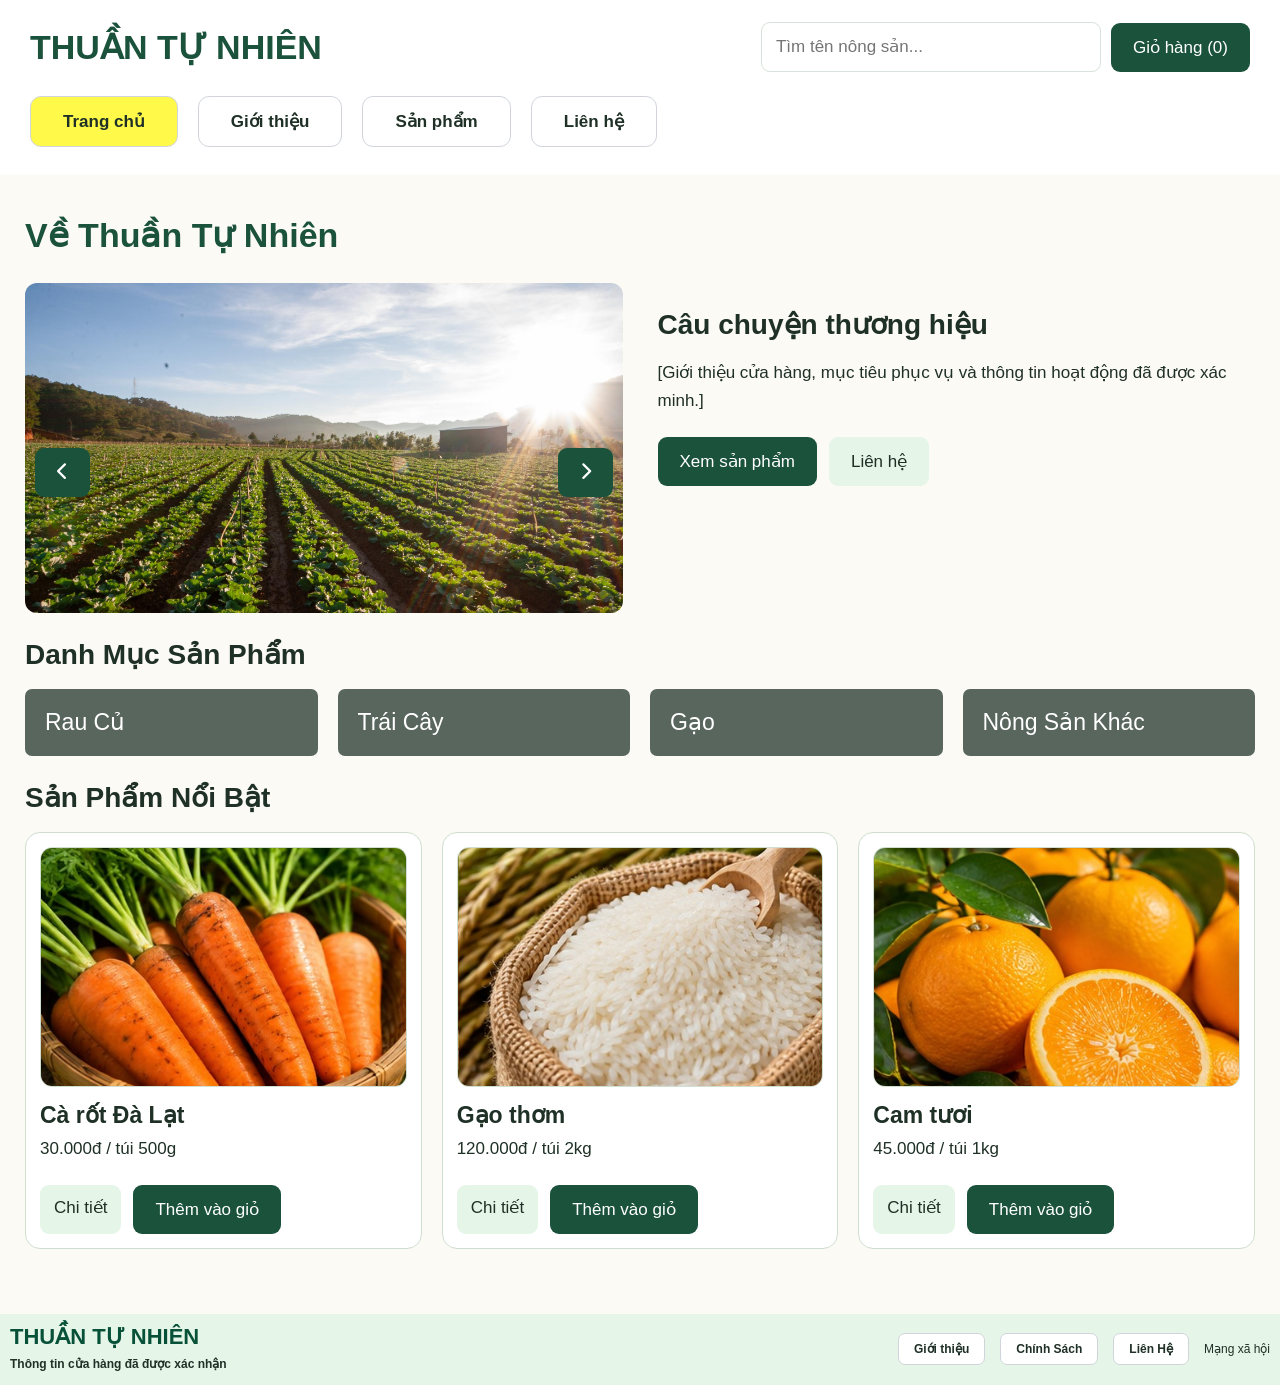
<file: index.html>
<!DOCTYPE html>
<html lang="vi">

<head>
    <meta charset="UTF-8">
    <meta name="viewport" content="width=device-width, initial-scale=1.0">
    <title>Trang chủ - Thuần Tự Nhiên</title>
    <link rel="stylesheet" href="style.css">
    <link rel="stylesheet" href="https://cdnjs.cloudflare.com/ajax/libs/font-awesome/6.7.2/css/all.min.css">
</head>

<body>
    <header>
        <div class="dau"><a class="logo" href="index.php">THUẦN TỰ NHIÊN</a>
            <form class="tim" action="san-phamphp"><input name="tim" placeholder="Tìm tên nông sản...">
               <a href="gio-hang.html" id="gio-hang" class="nut"> Giỏ hàng (<span id="so-luong-gio">0</span>)</a>
            </form>
        </div>
        <nav>
            <a href="index.php" class="chon">Trang chủ
            </a>
            <a href="gioi-thieu.html" class="">Giới thiệu</a>
            <a href="san-phamphp" class="">Sản phẩm
            </a>
            <a href="lien-he.html" class="">Liên hệ</a>
        </nav>
    </header>
    <main>
        <h1>Về Thuần Tự Nhiên</h1>


        <section class="hang">
            <div class="banner">
                <img src="images/anh1.png" class="banner-img active">
                <img src="images/anh2.png" class="banner-img">
                <img src="images/anh3.png" class="banner-img">

                <button class="arrow prev" onclick="chuyenAnh(-1)">
                    <i class="fa-solid fa-chevron-left"></i>
                </button>

                <button class="arrow next" onclick="chuyenAnh(1)">
                    <i class="fa-solid fa-chevron-right"></i>
                </button>
            </div>

            <div>
                <h2>Câu chuyện thương hiệu</h2>
                <p>[Giới thiệu cửa hàng, mục tiêu phục vụ và thông tin hoạt
                    động đã được xác minh.]</p>

                <div class="nhom-nut">
                    <a class="nut" href="san-phamphp">Xem sản phẩm</a>
                    <a class="nut nut-phu" href="lien-he.html">Liên hệ</a>
                </div>
            </div>
        </section>

        <section>
            <h2>Danh Mục Sản Phẩm</h2>
            <div class="danh-muc">
                <a href="san-phamphp#rau-cu">Rau Củ</a>
                <a href="san-phamphp#trai-cay">Trái Cây</a>
                <a href="san-phamphp#gao">Gạo</a>
                <a href="san-phamphp#khac">Nông Sản Khác</a>
            </div>
        </section>
        <section>
            <h2>Sản Phẩm Nổi Bật</h2>
            <div class="san-pham">
                <article class="the" data-id="ca-rot" data-gia="30000" data-don-vi="Túi 500g">
                    <a href="ca-rot.html">
                        <img class="anh" src="images/ca-rot.jpg" alt="ca rot">
                     </a>
                    <h3>Cà rốt Đà Lạt</h3>
                    <p>30.000đ / túi 500g</p>
                    <div class="nhom-nut">
                        <a class="nut nut-phu" href="ca-rot.html">Chi tiết</a>
                        <button class="them-gio" type="button">
                            Thêm vào giỏ
                        </button>
                    </div>
                </article>
                <article class="the" data-id="gao-thom" data-gia="120000" data-don-vi="Túi 2kg">
                    <a href="gao-thom.html">
                        <img class="anh" src="images/gao-thom.jpg" alt="gao thom">
                    </a>
                    <h3>Gạo thơm</h3>
                    <p>120.000đ / túi 2kg</p>
                    <div class="nhom-nut"><a class="nut nut-phu" href="gao-thom.html">Chi tiết</a>
                        <button class="them-gio" type="button"> Thêm vào giỏ </button>
                    </div>
                </article>
                <article class="the" data-id="cam-tuoi" data-gia="45000" data-don-vi="Túi 1kg">
                    <a href="cam-tuoi.html">
                        <img class="anh" src="images/cam-tuoi.jpg" alt="cam tuoi">
                    </a>
                    <h3>Cam tươi</h3>
                    <p>45.000đ / túi 1kg</p>
                    <div class="nhom-nut">
                        <a class="nut nut-phu" href="cam-tuoi.html">Chi tiết</a>
                        <button class="them-gio" type="button"> Thêm vào giỏ </button>
                    </div>
                </article>
            </div>
        </section>
    </main>

</body>
<footer>
    <div class="footer-thong-tin">
        <h2>THUẦN TỰ NHIÊN</h2>
        <p>Thông tin cửa hàng đã được xác nhận</p>
    </div>

    <div class="footer-menu">
        <a href="gioi-thieu.html">Giới thiệu</a>
        <a href="chinh-sach.html">Chính Sách</a>
        <a href="lien-he.html">Liên Hệ</a>
        <span>Mạng xã hội</span>
    </div>
</footer>
<script src="js/script.js"></script>

</html>
</file>
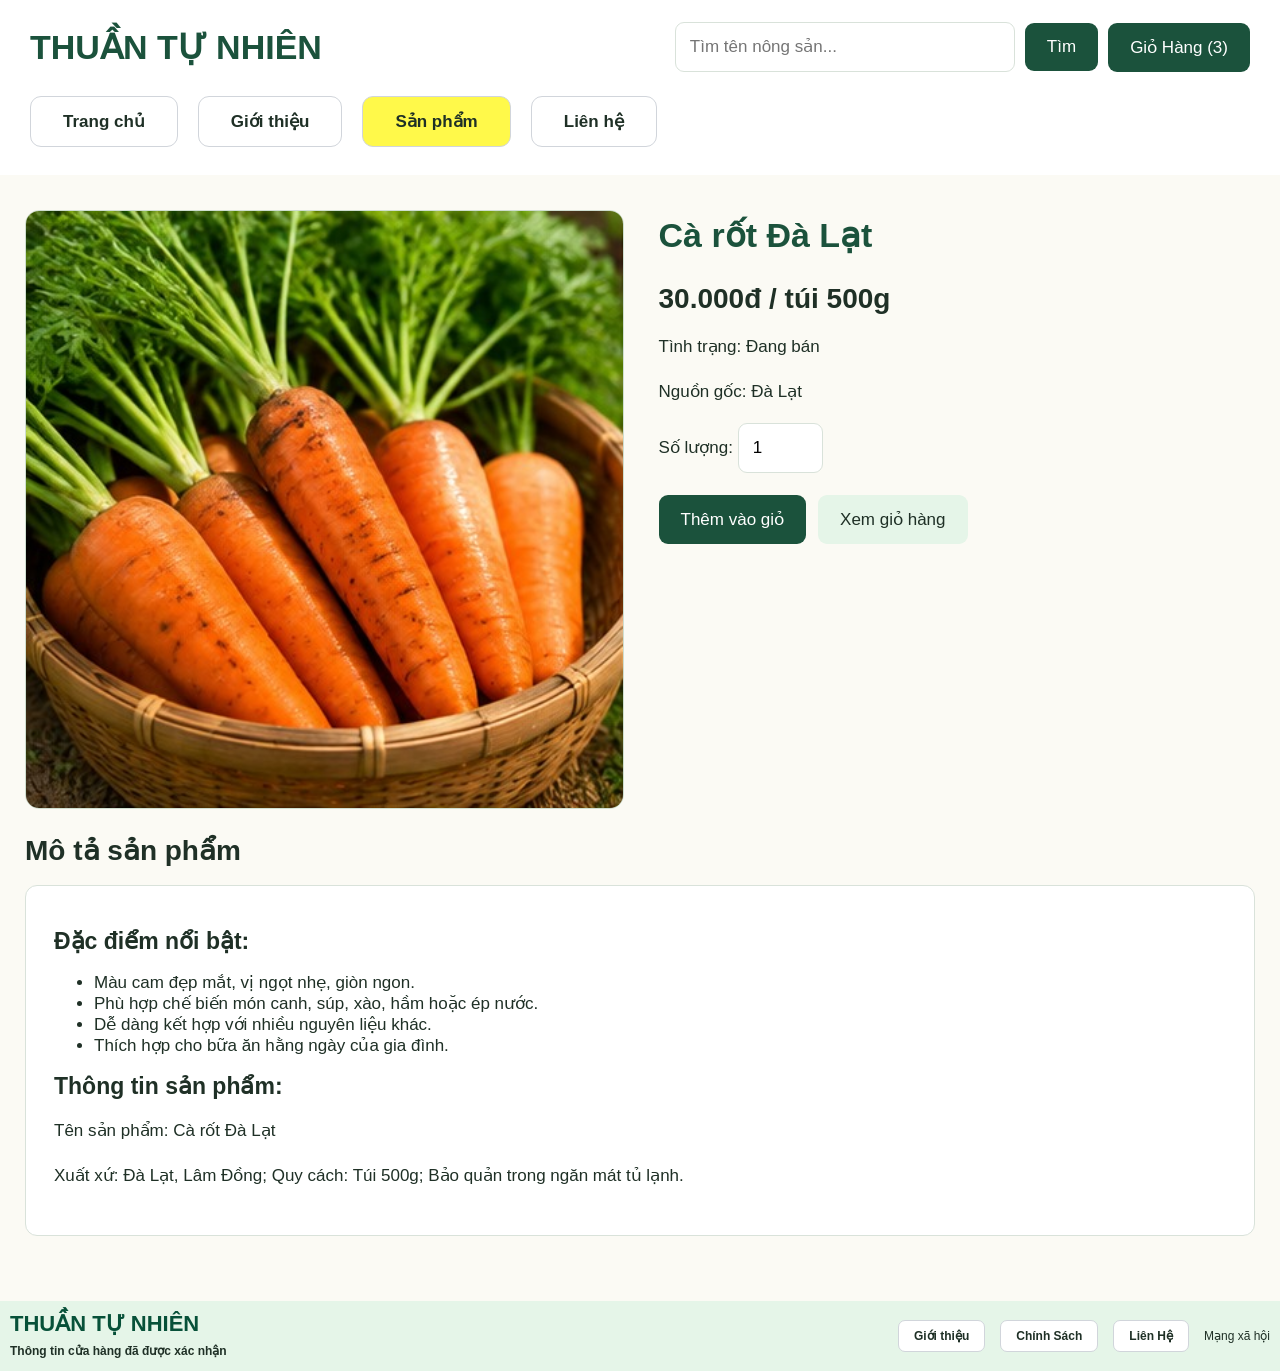
<file: ca-rot.html>
<!DOCTYPE html>
<html lang="vi">

<head>
    <meta charset="UTF-8">
    <meta name="viewport" content="width=device-width, initial-scale=1.0">
    <title>Cà rốt Đà Lạt - Thuần Tự Nhiên</title>
    <link rel="stylesheet" href="style.css">
</head>

<body>
    <header>
        <div class="dau">
            <a class="logo" href="index.php">THUẦN TỰ NHIÊN</a>
            <form class="tim" action="san-phamphp">
                <input name="tim" placeholder="Tìm tên nông sản...">
                <button type="submit">Tìm</button>
                <a class="nut" href="gio-hang.html">Giỏ Hàng (3)</a>
            </form>
        </div>
        <nav>
            <a href="index.php" class="">Trang chủ</a>
            <a href="gioi-thieu.html" class="">Giới thiệu</a>
            <a href="san-phamphp" class="chon">Sản phẩm</a>
            <a href="lien-he.html" class="">Liên hệ</a></nav>
    </header>
    <main>
        <div class="hang">
            <img class="anh anh-lon" src="images/ca-rot.jpg" alt="Hình ảnh ca rot">
            <div>
                <h1>Cà rốt Đà Lạt</h1>
                <h2>30.000đ / túi 500g</h2>
                <p>Tình trạng: Đang bán</p>
                <p>Nguồn gốc: Đà Lạt</p>
                <form action="gio-hang.html">
                    <label for="so-luong">Số lượng: </label>
                    <input id="so-luong" type="number" min="1" value="1" style="width:85px">
                    <div class="nhom-nut">
                        <button class="them-gio" type="button"> Thêm vào giỏ </button>
                        <a href="gio-hang.html" class="nut nut-phu">Xem giỏ hàng</a>
                        </div>
                </form>
            </div>
        </div>
        <h2>Mô tả sản phẩm</h2>
        <div class="khung">
            <h3>Đặc điểm nổi bật:</h3>
            <ul>
                <li>Màu cam đẹp mắt, vị ngọt nhẹ, giòn ngon.</li>
                <li>Phù hợp chế biến món canh, súp, xào, hầm hoặc ép nước.</li>
                <li>Dễ dàng kết hợp với nhiều nguyên liệu khác.</li>
                <li>Thích hợp cho bữa ăn hằng ngày của gia đình.</li>
            </ul>
            <h3>Thông tin sản phẩm:</h3>
            <p>Tên sản phẩm: Cà rốt Đà Lạt</p>
            <p>Xuất xứ: Đà Lạt, Lâm Đồng; Quy cách: Túi 500g; Bảo quản trong ngăn mát tủ lạnh.</p>
        </div>
    </main>

</body>
 
<footer>
    <div class="footer-thong-tin">
        <h2>THUẦN TỰ NHIÊN</h2>
        <p>Thông tin cửa hàng đã được xác nhận</p>
    </div>

    <div class="footer-menu">
        <a href="gioi-thieu.html">Giới thiệu</a>
        <a href="chinh-sach.html">Chính Sách</a>
        <a href="lien-he.html">Liên Hệ</a>
        <span>Mạng xã hội</span>
    </div>
</footer>

</html>
</file>
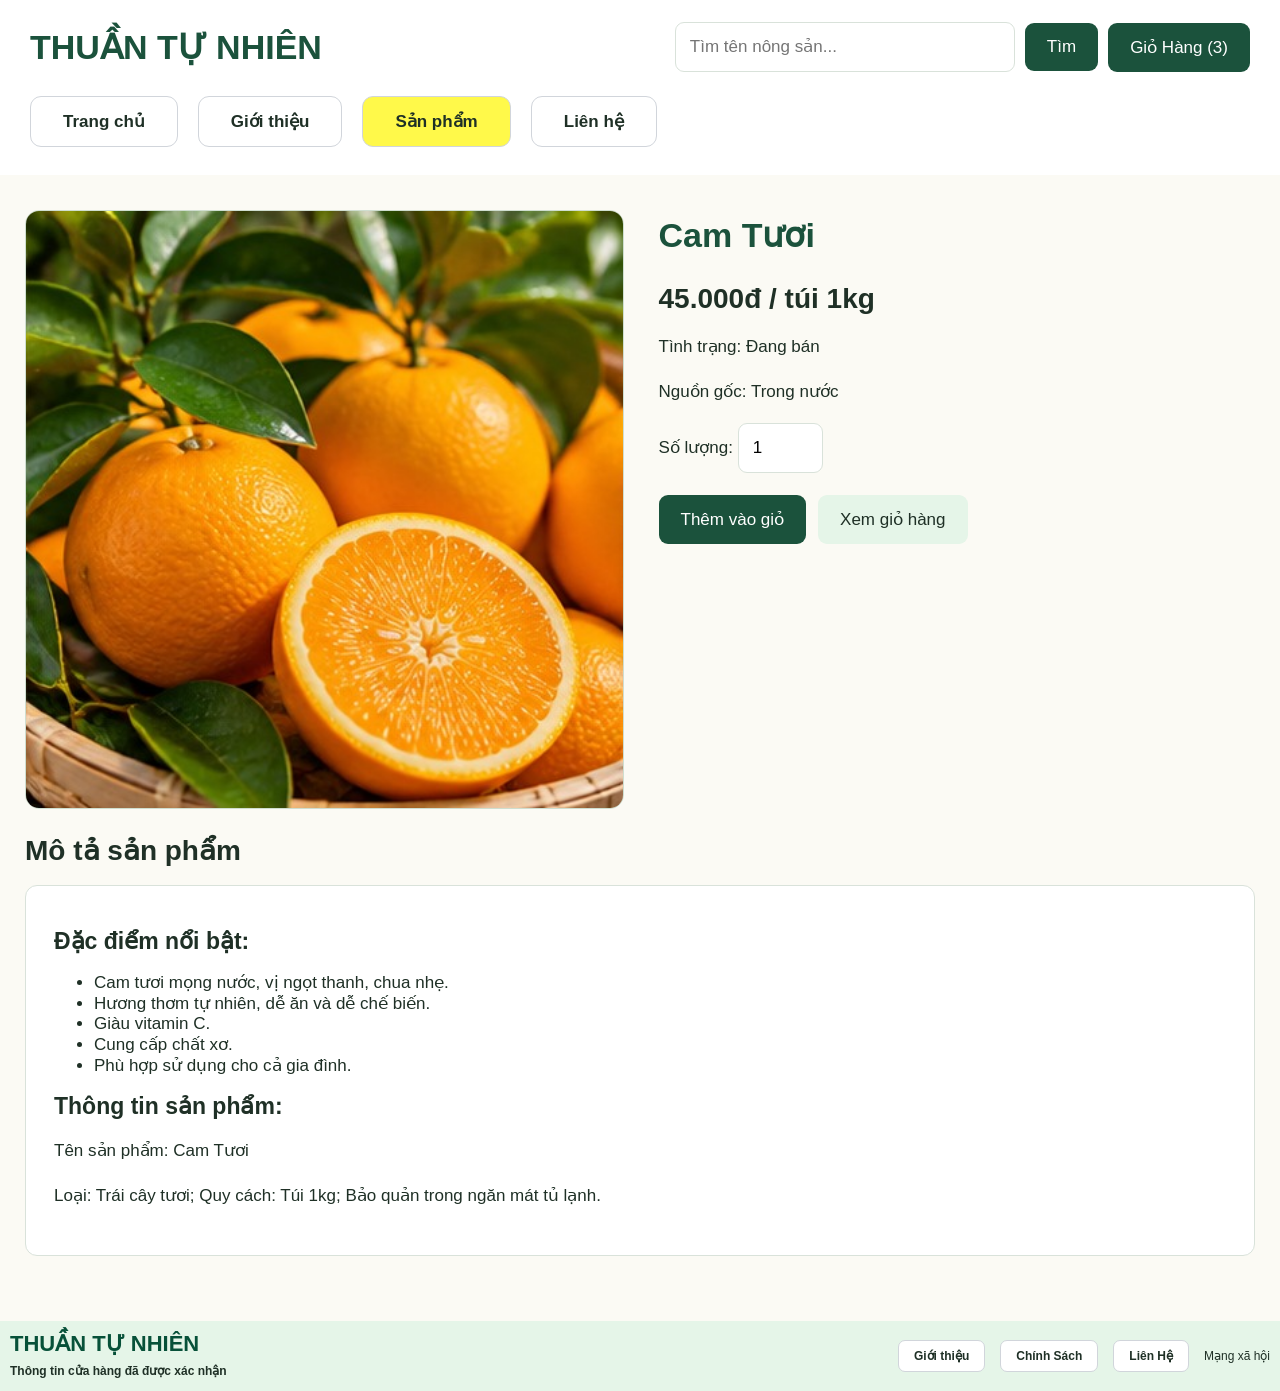
<file: cam-tuoi.html>
<!DOCTYPE html>
<html lang="vi">

<head>
    <meta charset="UTF-8">
    <meta name="viewport" content="width=device-width, initial-scale=1.0">
    <title>Cam Tươi - Thuần Tự Nhiên</title>
    <link rel="stylesheet" href="style.css">
</head>

<body>
    <header>
        <div class="dau">
            <a class="logo" href="index.php">THUẦN TỰ NHIÊN</a>
            <form class="tim" action="san-phamphp">
                <input name="tim" placeholder="Tìm tên nông sản...">
                <button type="submit">Tìm</button>
                <a class="nut" href="gio-hang.html">Giỏ Hàng (3)</a>
            </form>
        </div>
        <nav>
            <a href="index.php" class="">Trang chủ</a>
            <a href="gioi-thieu.html" class="">Giới thiệu</a>
            <a href="san-phamphp" class="chon">Sản phẩm</a>
            <a href="lien-he.html" class="">Liên hệ</a></nav>
    </header>
    <main>
        <div class="hang">
            <img class="anh anh-lon" src="images/cam-tuoi.jpg" alt="Hình ảnh cam tuoi">
            <div>
                <h1>Cam Tươi</h1>
                <h2>45.000đ / túi 1kg</h2>
                <p>Tình trạng: Đang bán</p>
                <p>Nguồn gốc: Trong nước</p>
                <form action="gio-hang.html">
                    <label for="so-luong">Số lượng: </label>
                    <input id="so-luong" type="number" min="1" value="1" style="width:85px">
                    <div class="nhom-nut">
                        <button class="them-gio" type="button"> Thêm vào giỏ </button>
                        <a href="gio-hang.html" class="nut nut-phu">Xem giỏ hàng</a></div>
                </form>
            </div>
        </div>
        <h2>Mô tả sản phẩm</h2>
        <div class="khung">
            <h3>Đặc điểm nổi bật:</h3>
            <ul>
                <li>Cam tươi mọng nước, vị ngọt thanh, chua nhẹ.</li>
                <li>Hương thơm tự nhiên, dễ ăn và dễ chế biến.</li>
                <li>Giàu vitamin C.</li>
                <li>Cung cấp chất xơ.</li>
                <li>Phù hợp sử dụng cho cả gia đình.</li>
            </ul>
            <h3>Thông tin sản phẩm:</h3>
            <p>Tên sản phẩm: Cam Tươi</p>
            <p>Loại: Trái cây tươi; Quy cách: Túi 1kg; Bảo quản trong ngăn mát tủ lạnh.</p>
        </div>
    </main>
   
</body>
<footer>
    <div class="footer-thong-tin">
        <h2>THUẦN TỰ NHIÊN</h2>
        <p>Thông tin cửa hàng đã được xác nhận</p>
    </div>

    <div class="footer-menu">
        <a href="gioi-thieu.html">Giới thiệu</a>
        <a href="chinh-sach.html">Chính Sách</a>
        <a href="lien-he.html">Liên Hệ</a>
        <span>Mạng xã hội</span>
    </div>
</footer>
</html>
</file>
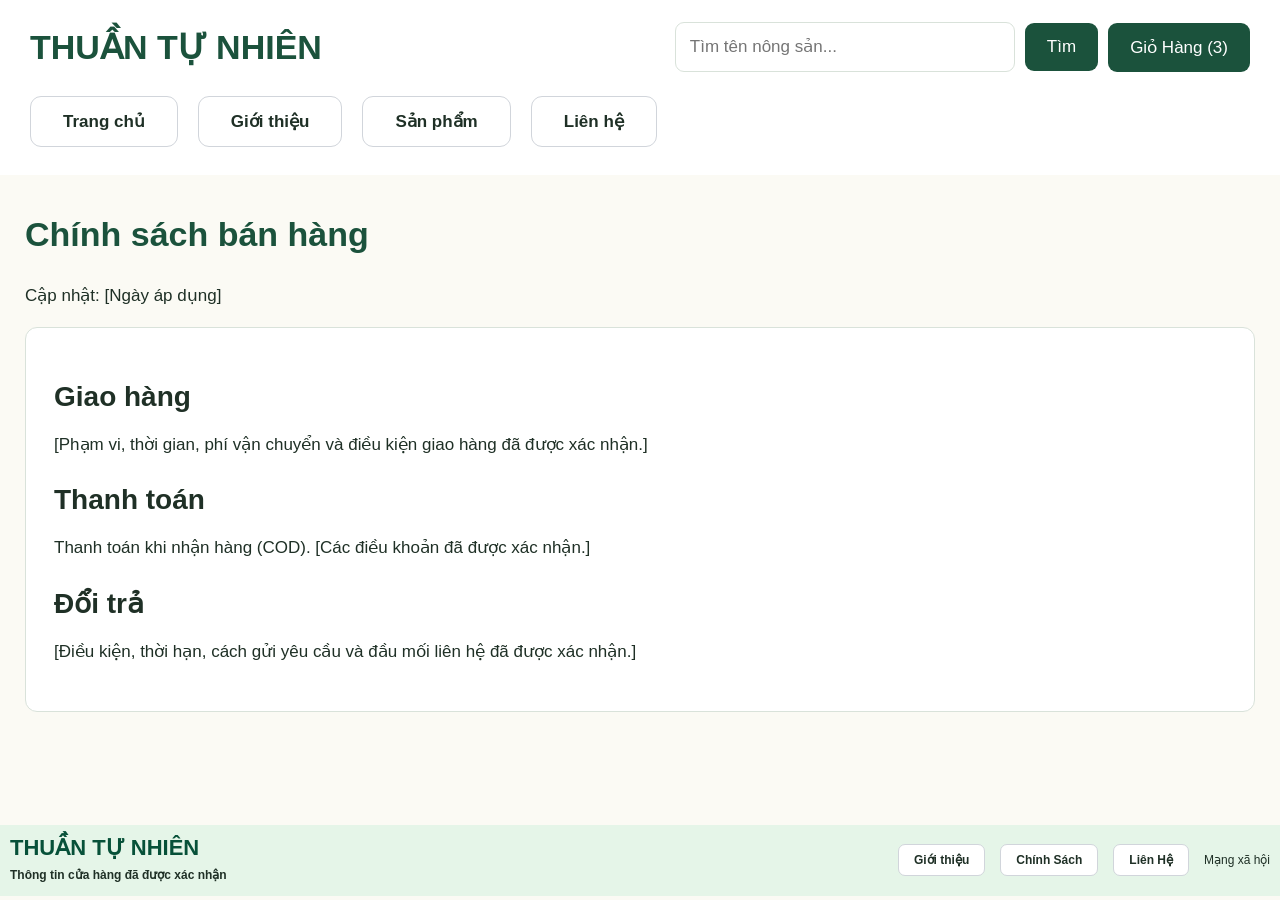
<file: chinh-sach.html>
<!DOCTYPE html>
<html lang="vi">

<head>
    <meta charset="UTF-8">
    <meta name="viewport" content="width=device-width, initial-scale=1.0">
    <title>Chính sách - Thuần Tự Nhiên</title>
    <link rel="stylesheet" href="style.css">
</head>

<body>
    <header>
        <div class="dau"><a class="logo" href="index.php">THUẦN TỰ NHIÊN</a>
            <form class="tim" action="san-phamphp"><input name="tim" placeholder="Tìm tên nông sản..."><button
                    type="submit">Tìm</button><a class="nut" href="gio-hang.html">Giỏ Hàng (3)</a></form>
        </div>
        <nav><a href="index.php" class="">Trang chủ</a><a href="gioi-thieu.html" class="">Giới thiệu</a><a
                href="san-phamphp" class="">Sản phẩm</a><a href="lien-he.html" class="">Liên hệ</a></nav>
    </header>
    <main>
        <h1>Chính sách bán hàng</h1>
        <p>Cập nhật: [Ngày áp dụng]</p>
        <div class="khung">
            <h2>Giao hàng</h2>
            <p>[Phạm vi, thời gian, phí vận chuyển và điều kiện giao hàng đã được xác nhận.]</p>
            <h2>Thanh toán</h2>
            <p>Thanh toán khi nhận hàng (COD). [Các điều khoản đã được xác nhận.]</p>
            <h2>Đổi trả</h2>
            <p>[Điều kiện, thời hạn, cách gửi yêu cầu và đầu mối liên hệ đã được xác nhận.]</p>
        </div>
    </main>
   
</body>
<footer>
    <div class="footer-thong-tin">
        <h2>THUẦN TỰ NHIÊN</h2>
        <p>Thông tin cửa hàng đã được xác nhận</p>
    </div>

    <div class="footer-menu">
        <a href="gioi-thieu.html">Giới thiệu</a>
        <a href="chinh-sach.html">Chính Sách</a>
        <a href="lien-he.html">Liên Hệ</a>
        <span>Mạng xã hội</span>
    </div>
</footer>
</html>
</file>
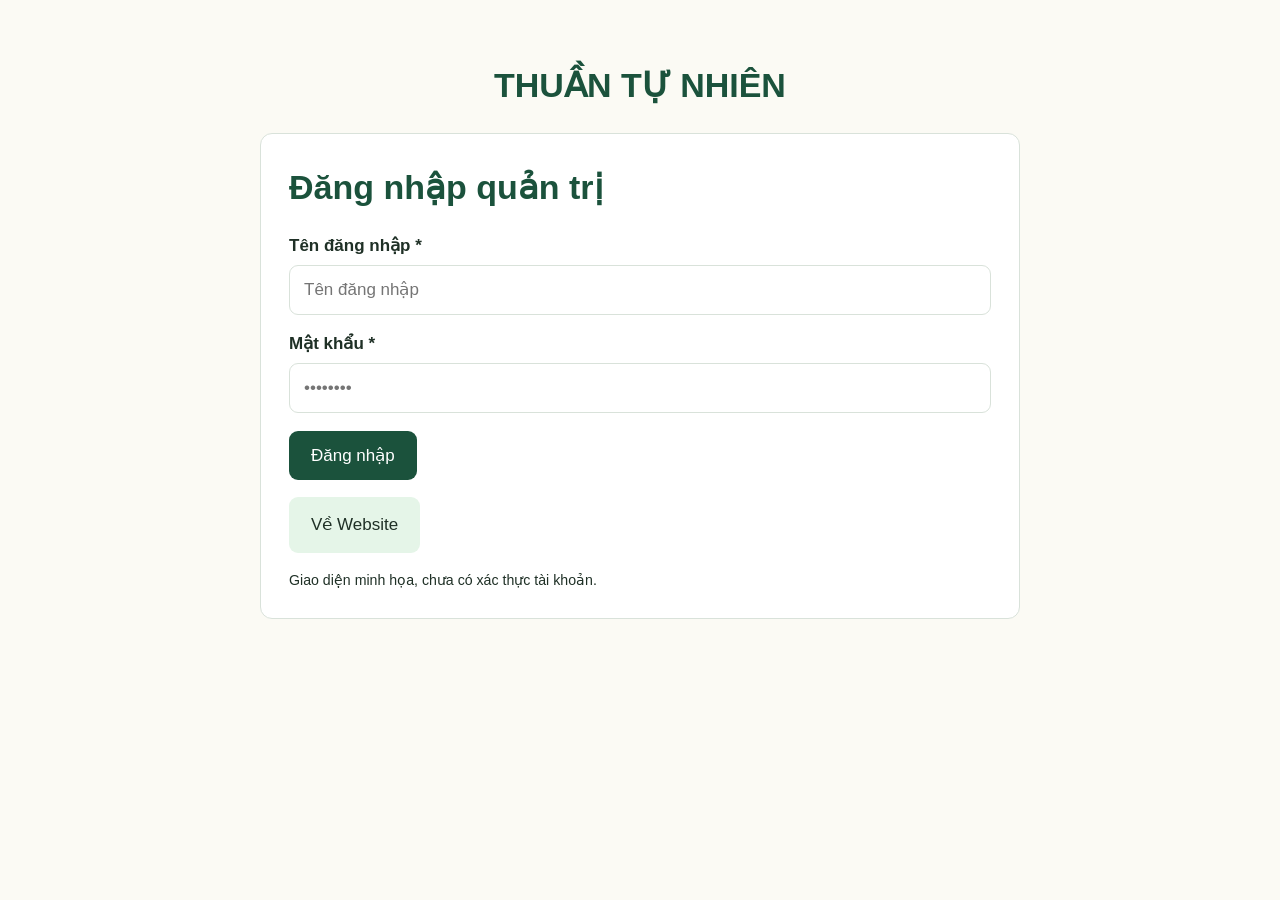
<file: dang-nhap.html>
<!DOCTYPE html>
<html lang="vi">

<head>
    <meta charset="UTF-8">
    <meta name="viewport" content="width=device-width,initial-scale=1">
    <title>Đăng nhập quản trị</title>
    <link rel="stylesheet" href="style.css">
</head>

<body>
    <main>
        <div class="trung-tam">
            <h1 style="text-align:center">THUẦN TỰ NHIÊN</h1>
            <form class="khung" action="dang-nhap.html">
                <h1>Đăng nhập quản trị</h1>
                <div class="nhap"><label>Tên đăng nhập *</label><input required placeholder="Tên đăng nhập"></div>
                <div class="nhap"><label>Mật khẩu *</label><input type="password" required placeholder="••••••••"></div>
                <button>Đăng nhập</button>
                <p><a class="nut nut-phu" href="index.php">Về Website</a></p><small>Giao diện minh họa, chưa có xác
                    thực tài khoản.</small>
            </form>
        </div>
    </main>
</body>

</html>
</file>
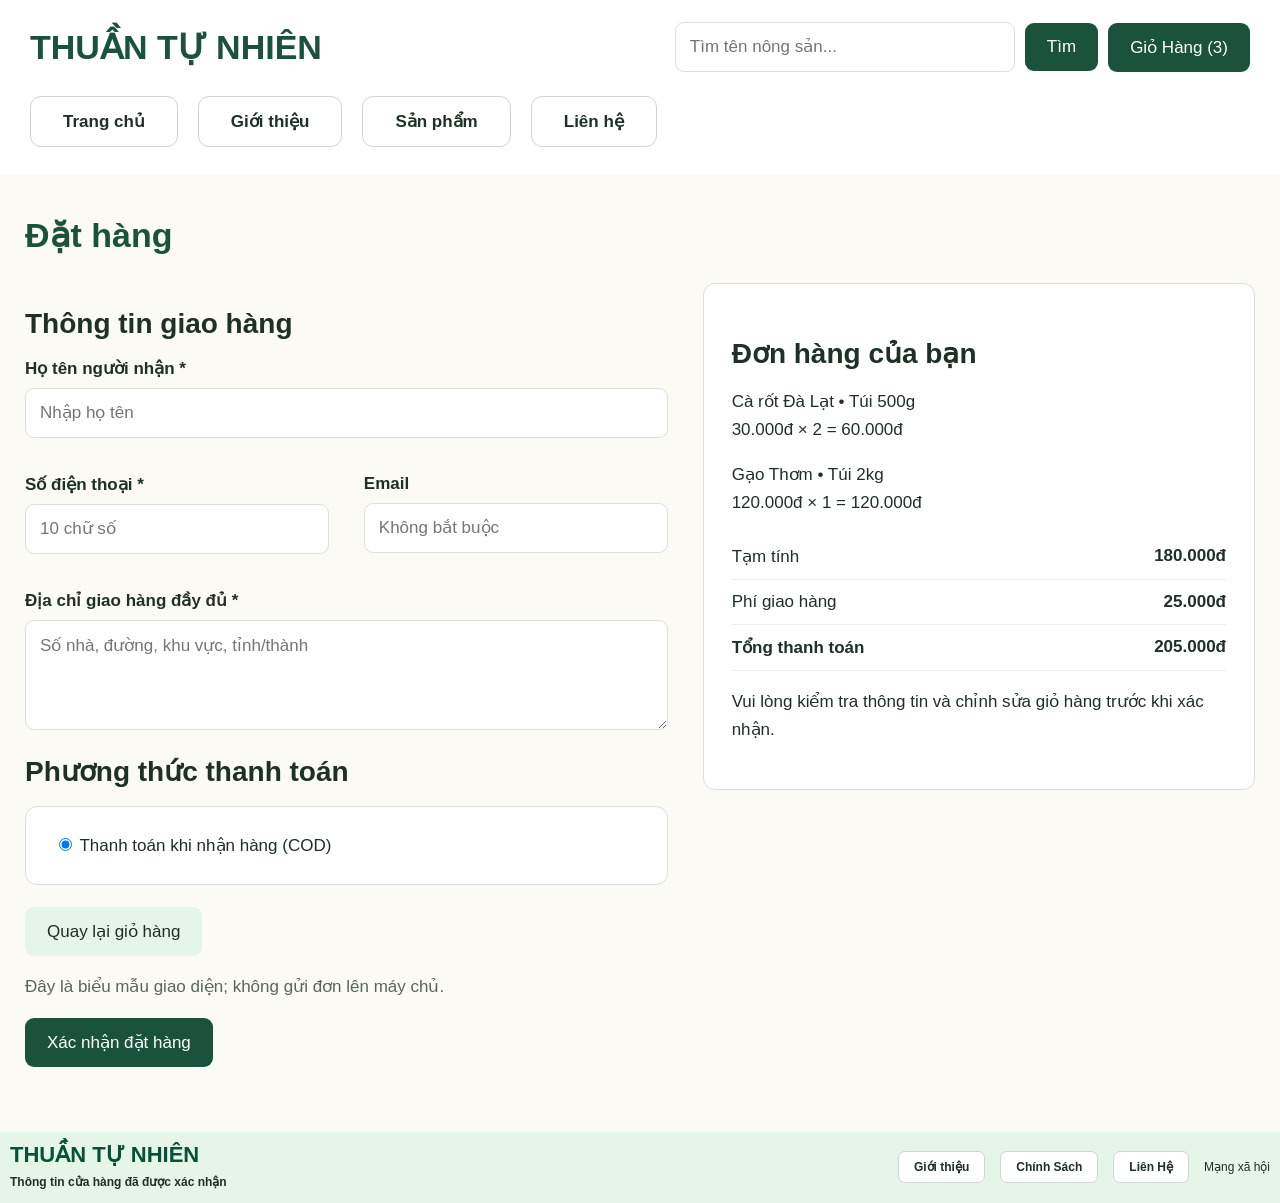
<file: dat-hang.html>
<!DOCTYPE html>
<html lang="vi">

<head>
    <meta charset="UTF-8">
    <meta name="viewport" content="width=device-width, initial-scale=1.0">
    <title>Đặt hàng - Thuần Tự Nhiên</title>
    <link rel="stylesheet" href="style.css">
</head>

<body>
    <header>
        <div class="dau"><a class="logo" href="index.php">THUẦN TỰ NHIÊN</a>
            <form class="tim" action="san-phamphp"><input name="tim" placeholder="Tìm tên nông sản..."><button
                    type="submit">Tìm</button><a class="nut" href="gio-hang.html">Giỏ Hàng (3)</a></form>
        </div>
        <nav><a href="index.php" class="">Trang chủ</a><a href="gioi-thieu.html" class="">Giới thiệu</a><a
                href="san-phamphp" class="">Sản phẩm</a><a href="lien-he.html" class="">Liên hệ</a></nav>
    </header>
    <main>
        <h1>Đặt hàng</h1>
        <div class="hang">
            <div style="flex:1.3">
                <h2>Thông tin giao hàng</h2>
                <form action="ket-qua-dat-hang.html">
                    <div class="nhap"><label>Họ tên người nhận *</label><input name="ten" placeholder="Nhập họ tên"
                            required></div>
                    <div class="hang">
                        <div class="nhap"><label>Số điện thoại *</label><input type="tel" name="sdt"
                                placeholder="10 chữ số" required pattern="[0-9]{10}"></div>
                        <div class="nhap"><label>Email</label><input type="email" name="email"
                                placeholder="Không bắt buộc"></div>
                    </div>
                    <div class="nhap"><label>Địa chỉ giao hàng đầy đủ *</label><textarea name="diachi" rows="4"
                            placeholder="Số nhà, đường, khu vực, tỉnh/thành" required></textarea></div>
                    <h2>Phương thức thanh toán</h2>
                    <div class="khung"><label><input type="radio" checked name="thanhtoan"> Thanh toán khi nhận hàng
                            (COD)</label></div>
                    <div class="nhom-nut"><a class="nut nut-phu" href="gio-hang.html">Quay lại giỏ hàng</a></div>
                    <p class="chu-thich">Đây là biểu mẫu giao diện; không gửi đơn lên máy chủ.</p><button
                        type="submit">Xác nhận đặt hàng</button>
                </form>
            </div>
            <aside class="khung">
                <h2>Đơn hàng của bạn</h2>
                <p>Cà rốt Đà Lạt • Túi 500g<br>30.000đ × 2 = 60.000đ</p>
                <p>Gạo Thơm • Túi 2kg<br>120.000đ × 1 = 120.000đ</p>
                <div class="dong"><span>Tạm tính</span><b>180.000đ</b></div>
                <div class="dong"><span>Phí giao hàng</span><b>25.000đ</b></div>
                <div class="dong"><strong>Tổng thanh toán</strong><strong>205.000đ</strong></div>
                <p>Vui lòng kiểm tra thông tin và chỉnh sửa giỏ hàng trước khi xác nhận.</p>
            </aside>
        </div>
    </main>
 
</body>
<footer>
    <div class="footer-thong-tin">
        <h2>THUẦN TỰ NHIÊN</h2>
        <p>Thông tin cửa hàng đã được xác nhận</p>
    </div>

    <div class="footer-menu">
        <a href="gioi-thieu.html">Giới thiệu</a>
        <a href="chinh-sach.html">Chính Sách</a>
        <a href="lien-he.html">Liên Hệ</a>
        <span>Mạng xã hội</span>
    </div>
</footer>
</html>
</file>
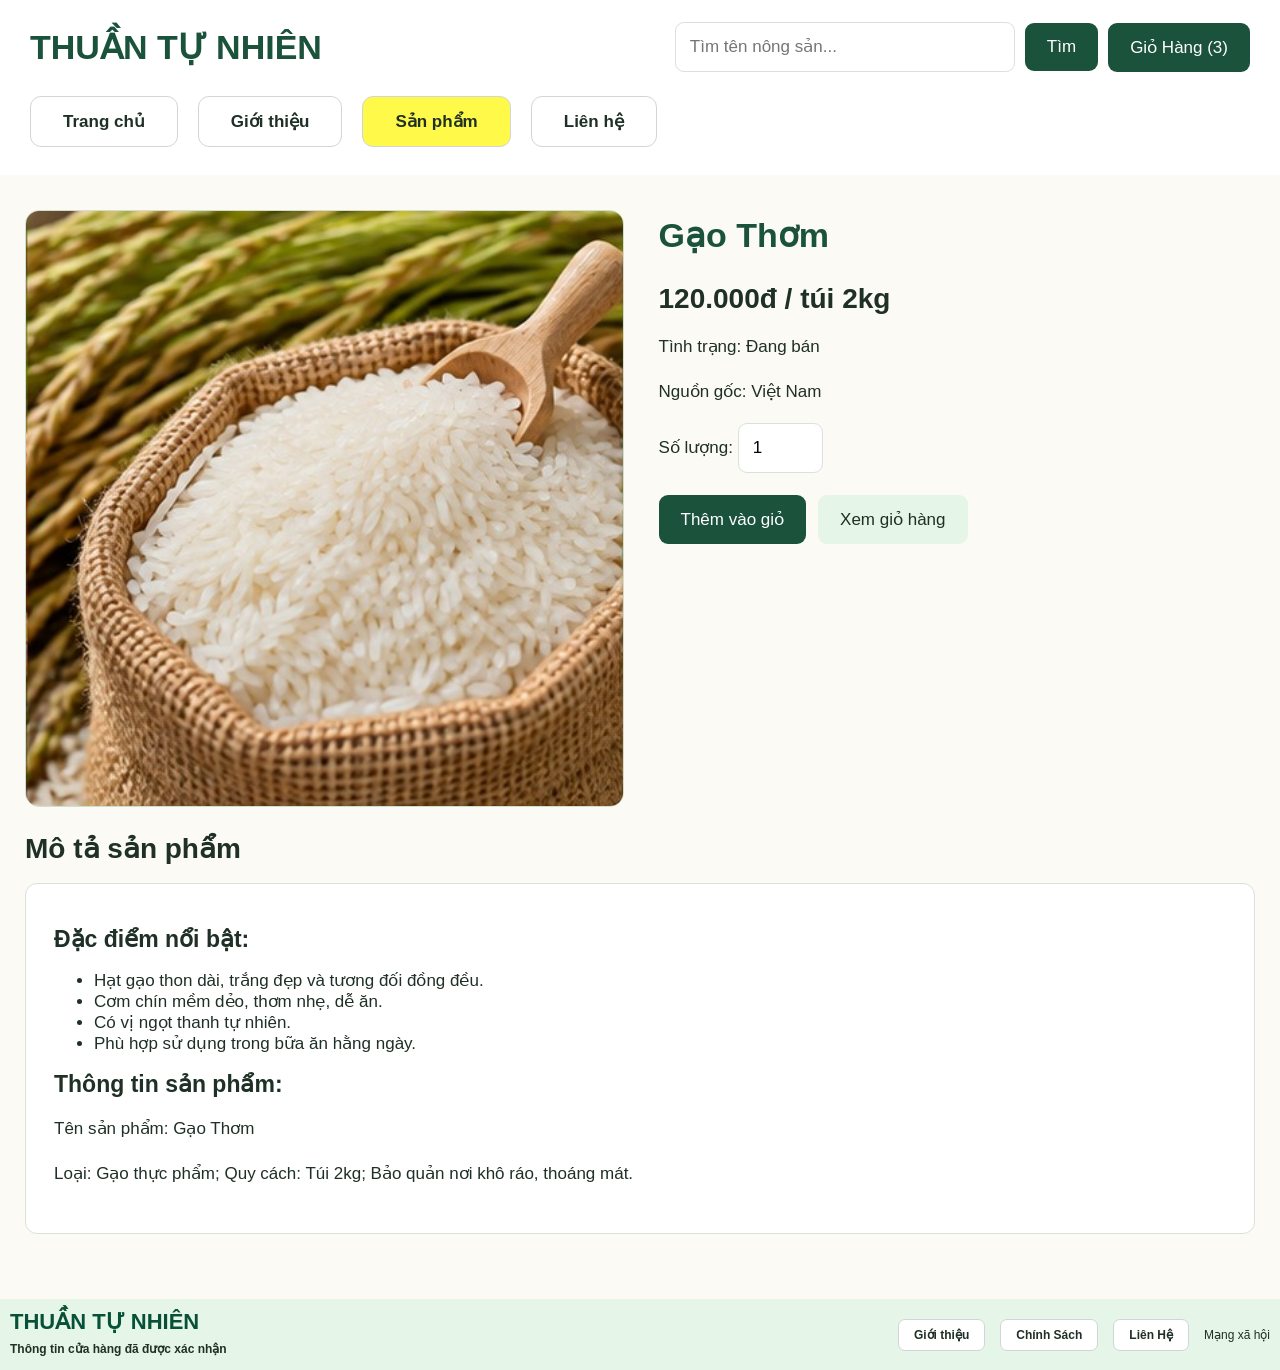
<file: gao-thom.html>
<!DOCTYPE html>
<html lang="vi">

<head>
    <meta charset="UTF-8">
    <meta name="viewport" content="width=device-width, initial-scale=1.0">
    <title>Gạo Thơm - Thuần Tự Nhiên</title>
    <link rel="stylesheet" href="style.css">
</head>

<body>
    <header>
        <div class="dau"><a class="logo" href="index.php">THUẦN TỰ NHIÊN</a>
            <form class="tim" action="san-phamphp"><input name="tim" placeholder="Tìm tên nông sản..."><button
                    type="submit">Tìm</button><a class="nut" href="gio-hang.html">Giỏ Hàng (3)</a></form>
        </div>
        <nav><a href="index.php" class="">Trang chủ</a><a href="gioi-thieu.html" class="">Giới thiệu</a><a
                href="san-phamphp" class="chon">Sản phẩm</a><a href="lien-he.html" class="">Liên hệ</a></nav>
    </header>
    <main>
        <div class="hang"><img class="anh anh-lon" src="images/gao-thom.jpg" alt="Hình ảnh gao thom">
            <div>
                <h1>Gạo Thơm</h1>
                <h2>120.000đ / túi 2kg</h2>
                <p>Tình trạng: Đang bán</p>
                <p>Nguồn gốc: Việt Nam</p>
                <form action="gio-hang.html"><label for="so-luong">Số lượng: </label><input id="so-luong" type="number"
                        min="1" value="1" style="width:85px">
                    <div class="nhom-nut"><button>Thêm vào giỏ</button><a href="gio-hang.html" class="nut nut-phu">Xem
                            giỏ hàng</a></div>
                </form>
            </div>
        </div>
        <h2>Mô tả sản phẩm</h2>
        <div class="khung">
            <h3>Đặc điểm nổi bật:</h3>
            <ul>
                <li>Hạt gạo thon dài, trắng đẹp và tương đối đồng đều.</li>
                <li>Cơm chín mềm dẻo, thơm nhẹ, dễ ăn.</li>
                <li>Có vị ngọt thanh tự nhiên.</li>
                <li>Phù hợp sử dụng trong bữa ăn hằng ngày.</li>
            </ul>
            <h3>Thông tin sản phẩm:</h3>
            <p>Tên sản phẩm: Gạo Thơm</p>
            <p>Loại: Gạo thực phẩm; Quy cách: Túi 2kg; Bảo quản nơi khô ráo, thoáng mát.</p>
        </div>
    </main>
  
</body>
<footer>
    <div class="footer-thong-tin">
        <h2>THUẦN TỰ NHIÊN</h2>
        <p>Thông tin cửa hàng đã được xác nhận</p>
    </div>

    <div class="footer-menu">
        <a href="gioi-thieu.html">Giới thiệu</a>
        <a href="chinh-sach.html">Chính Sách</a>
        <a href="lien-he.html">Liên Hệ</a>
        <span>Mạng xã hội</span>
    </div>
</footer>
</html>
</file>
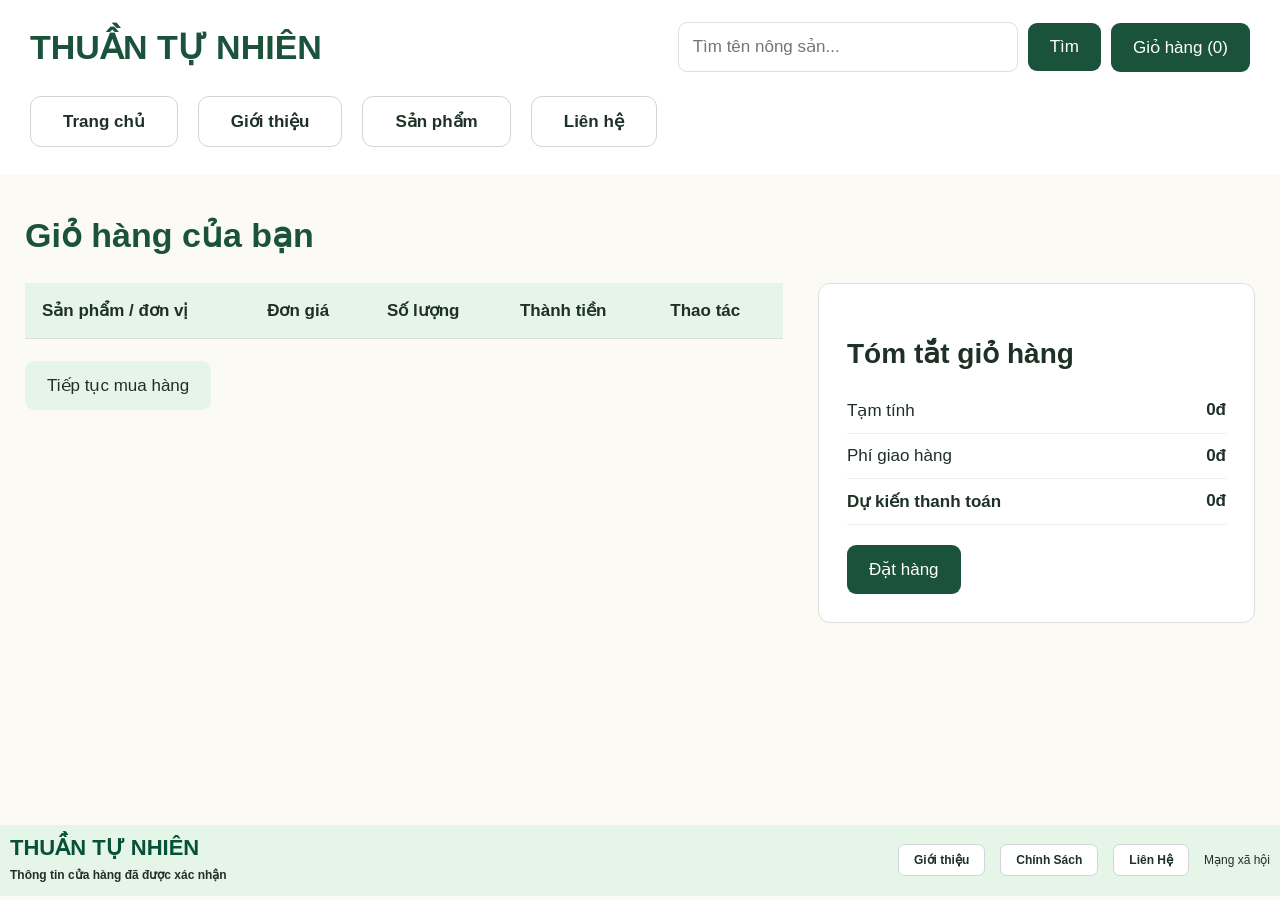
<file: gio-hang.html>
<!DOCTYPE html>
<html lang="vi">

<head>
    <meta charset="UTF-8">
    <meta name="viewport" content="width=device-width, initial-scale=1.0">
    <title>Giỏ hàng - Thuần Tự Nhiên</title>
    <link rel="stylesheet" href="style.css">
</head>

<body>
    <header>
        <div class="dau">
            <a class="logo" href="index.php">THUẦN TỰ NHIÊN</a>
            <form class="tim" action="san-phamphp">
                <input name="tim" placeholder="Tìm tên nông sản...">
                <button type="submit">Tìm</button>
                <a class="nut" href="gio-hang.html" id="gio-hang">Giỏ hàng (<span id="so-luong-gio">0</span>)</a>
            </form>
        </div>
        <nav>
            <a href="index.php" class="">Trang chủ</a>
            <a href="gioi-thieu.html" class="">Giới thiệu</a>
            <a href="san-phamphp" class="">Sản phẩm</a>
            <a href="lien-he.html" class="">Liên hệ</a>
        </nav>
    </header>
    <main>
        <h1>Giỏ hàng của bạn</h1>
        <div class="hang">
            <div style="flex:2; overflow-x:auto">
                <table class="bang">
                    <thead>
                        <tr>
                            <th>Sản phẩm / đơn vị</th>
                            <th>Đơn giá</th>
                            <th>Số lượng</th>
                            <th>Thành tiền</th>
                            <th>Thao tác</th>
                        </tr>
                    </thead>
                   
                    <tbody id="danh-sach-gio"></tbody> 
                </table>
                <div class="nhom-nut"><a class="nut nut-phu" href="san-phamphp">Tiếp tục mua hàng</a></div>
            </div>
            <aside class="khung">
                <h2>Tóm tắt giỏ hàng</h2>
                <div class="dong"><span>Tạm tính</span><b id="tam-tinh">0đ</b></div>
                <div class="dong"><span>Phí giao hàng</span><b id="phi-giao">0đ</b></div>
                <div class="dong"><b>Dự kiến thanh toán</b><b id="tong-tien">0đ</b></div><a class="nut"
                    style="margin-top:20px" href="dat-hang.html">Đặt hàng</a>
            </aside>
        </div>
    </main>

  
</body>
<footer>
    <div class="footer-thong-tin">
        <h2>THUẦN TỰ NHIÊN</h2>
        <p>Thông tin cửa hàng đã được xác nhận</p>
    </div>

    <div class="footer-menu">
        <a href="gioi-thieu.html">Giới thiệu</a>
        <a href="chinh-sach.html">Chính Sách</a>
        <a href="lien-he.html">Liên Hệ</a>
        <span>Mạng xã hội</span>
    </div>
</footer>

<script src="js/script.js"></script>
</html>
</file>
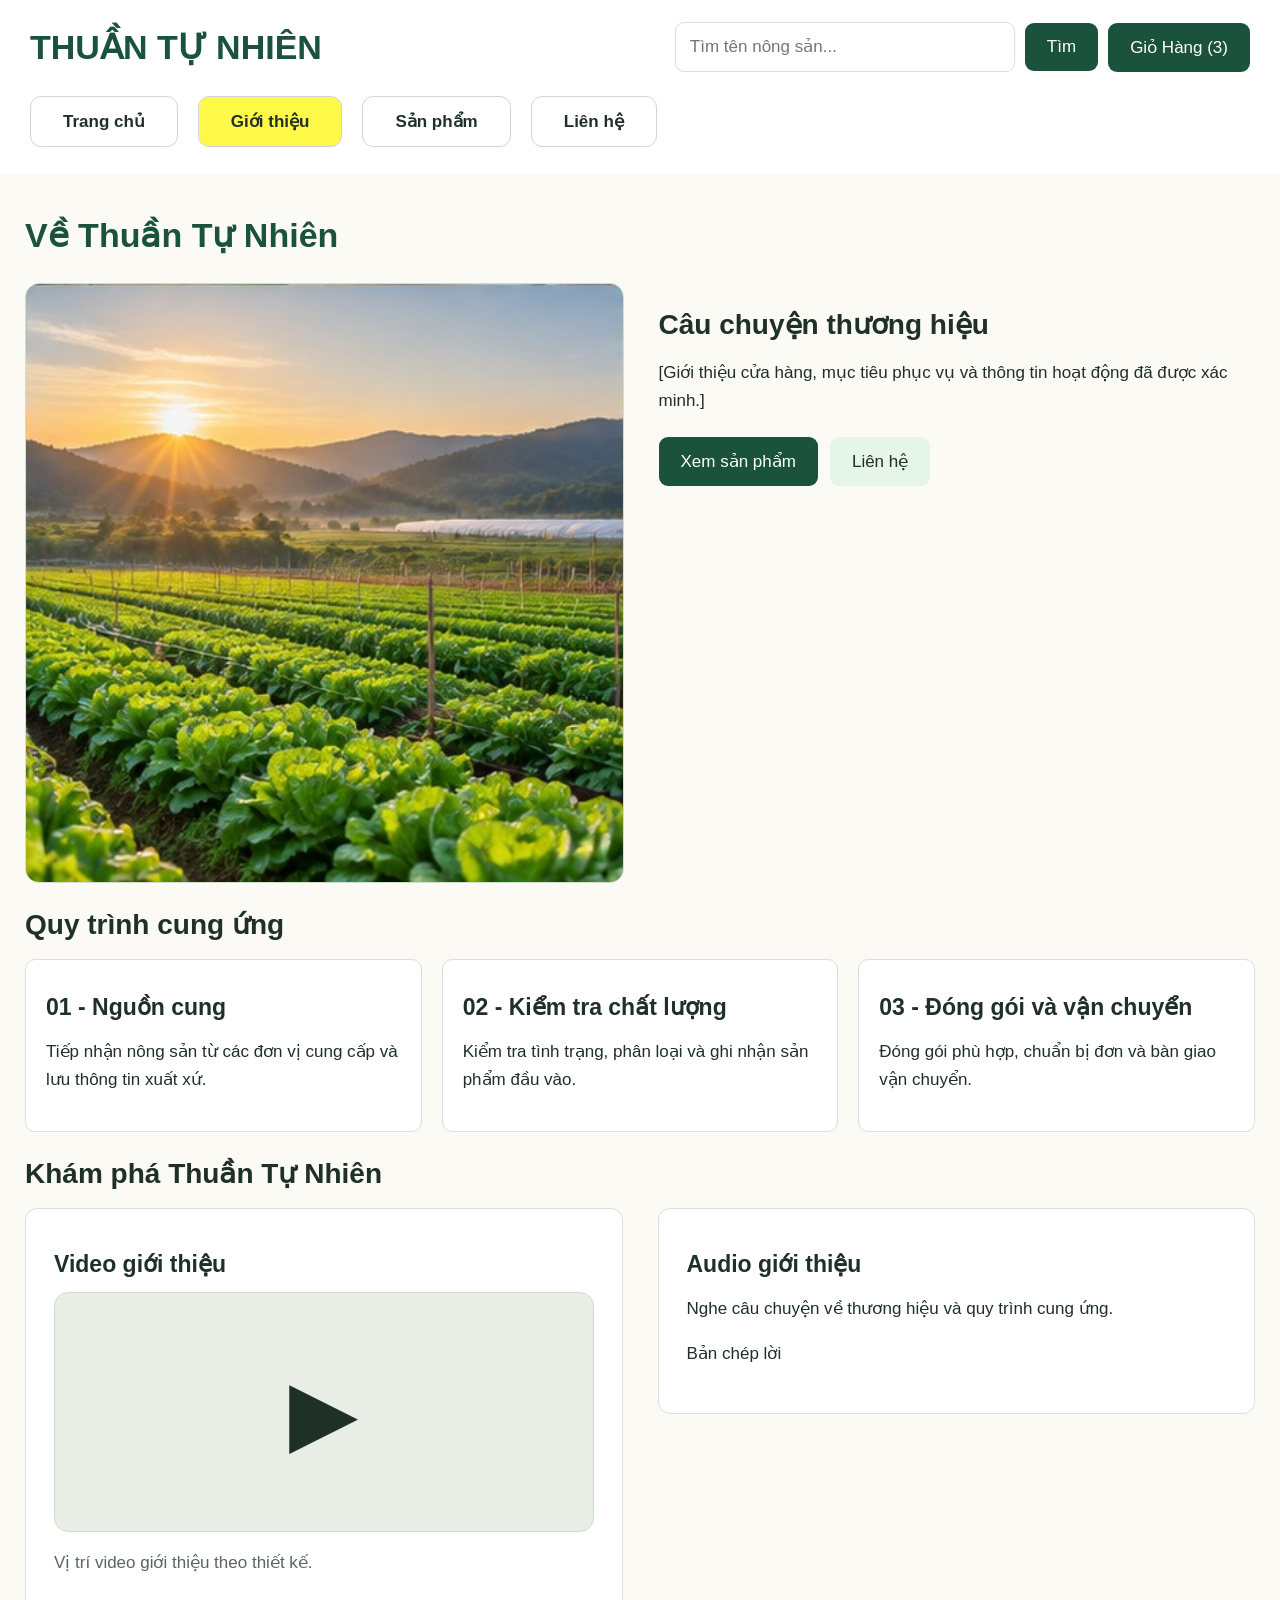
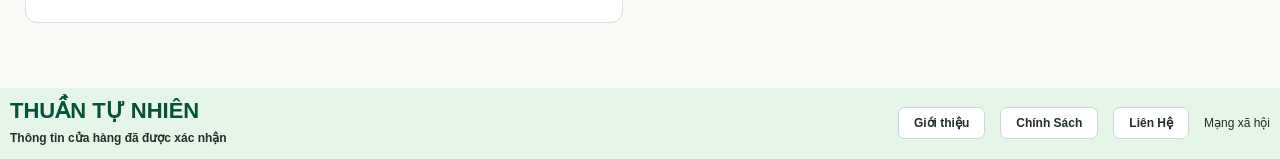
<file: gioi-thieu.html>
<!DOCTYPE html>
<html lang="vi">

<head>
    <meta charset="UTF-8">
    <meta name="viewport" content="width=device-width, initial-scale=1.0">
    <title>Giới thiệu - Thuần Tự Nhiên</title>
    <link rel="stylesheet" href="style.css">
</head>

<body>
    <header>
        <div class="dau"><a class="logo" href="index.php">THUẦN TỰ NHIÊN</a>
            <form class="tim" action="san-phamphp"><input name="tim" placeholder="Tìm tên nông sản..."><button
                    type="submit">Tìm</button><a class="nut" href="gio-hang.html">Giỏ Hàng (3)</a></form>
        </div>
        <nav><a href="index.php" class="">Trang chủ</a><a href="gioi-thieu.html" class="chon">Giới thiệu</a><a
                href="san-phamphp" class="">Sản phẩm</a><a href="lien-he.html" class="">Liên hệ</a></nav>
    </header>
    <main>
        <h1>Về Thuần Tự Nhiên</h1>
        <div class="hang"><img class="anh anh-lon" src="images/nong-trai.jpg" alt="Nông trại xanh">
            <div>
                <h2>Câu chuyện thương hiệu</h2>
                <p>[Giới thiệu cửa hàng, mục tiêu phục vụ và thông tin hoạt động đã được xác minh.]</p>
                <div class="nhom-nut"><a class="nut" href="san-phamphp">Xem sản phẩm</a><a class="nut nut-phu"
                        href="lien-he.html">Liên hệ</a></div>
            </div>
        </div>
        <h2>Quy trình cung ứng</h2>
        <div class="san-pham">
            <div class="buoc">
                <h3>01 - Nguồn cung</h3>
                <p>Tiếp nhận nông sản từ các đơn vị cung cấp và lưu thông tin xuất xứ.</p>
            </div>
            <div class="buoc">
                <h3>02 - Kiểm tra chất lượng</h3>
                <p>Kiểm tra tình trạng, phân loại và ghi nhận sản phẩm đầu vào.</p>
            </div>
            <div class="buoc">
                <h3>03 - Đóng gói và vận chuyển</h3>
                <p>Đóng gói phù hợp, chuẩn bị đơn và bàn giao vận chuyển.</p>
            </div>
        </div>
        <h2>Khám phá Thuần Tự Nhiên</h2>
        <div class="hang">
            <div class="khung">
                <h3>Video giới thiệu</h3>
                <div class="anh">▶</div>
                <p class="chu-thich">Vị trí video giới thiệu theo thiết kế.</p>
            </div>
            <div class="khung">
                <h3>Audio giới thiệu</h3>
                <p>Nghe câu chuyện về thương hiệu và quy trình cung ứng.</p>
                <p>Bản chép lời</p>
            </div>
        </div>
    </main>
</body>
<footer>
    <div class="footer-thong-tin">
        <h2>THUẦN TỰ NHIÊN</h2>
        <p>Thông tin cửa hàng đã được xác nhận</p>
    </div>

    <div class="footer-menu">
        <a href="gioi-thieu.html">Giới thiệu</a>
        <a href="chinh-sach.html">Chính Sách</a>
        <a href="lien-he.html">Liên Hệ</a>
        <span>Mạng xã hội</span>
    </div>
</footer>

</html>
</file>
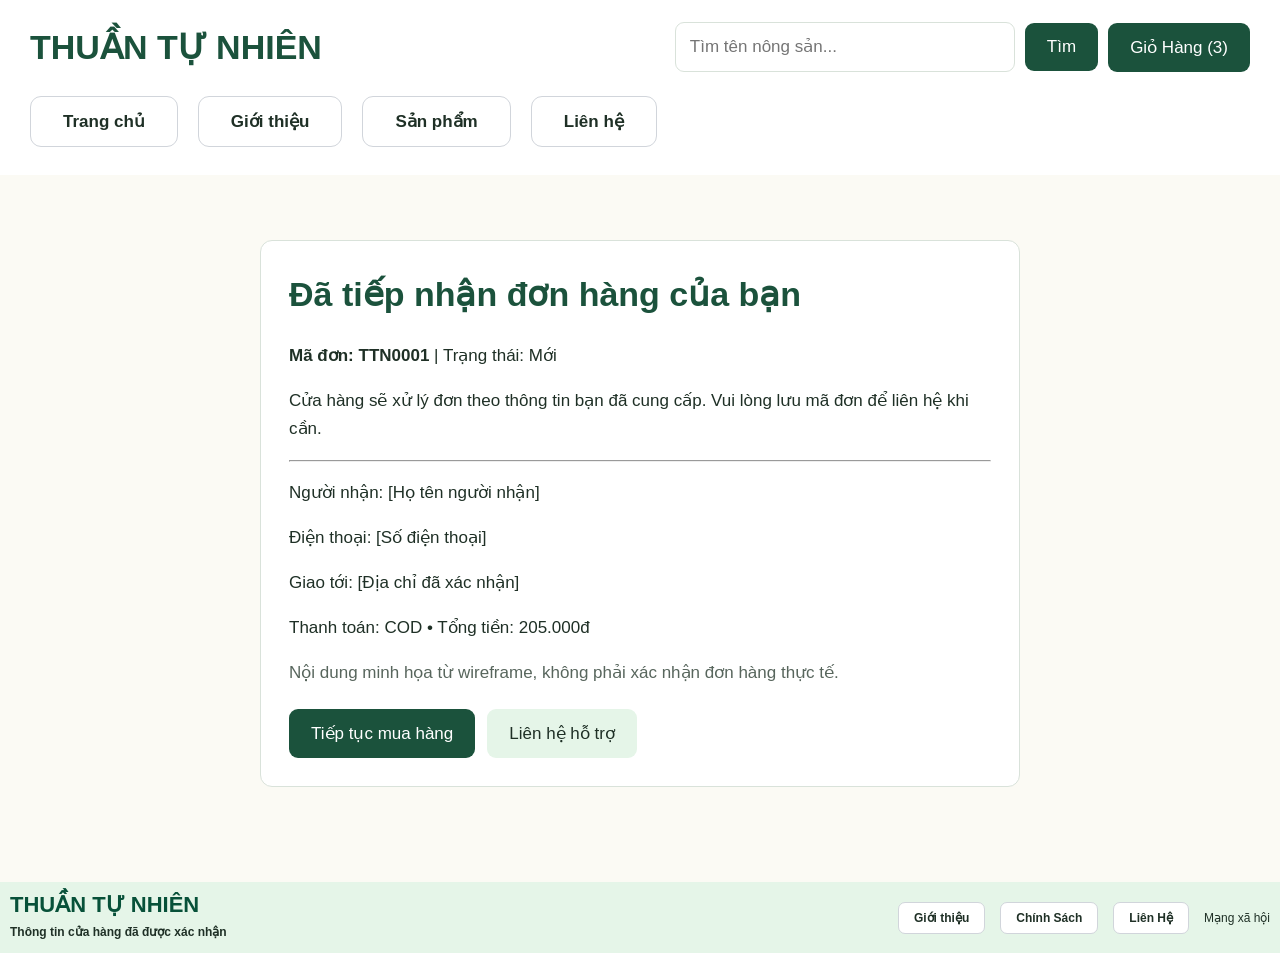
<file: ket-qua-dat-hang.html>
<!DOCTYPE html>
<html lang="vi">

<head>
    <meta charset="UTF-8">
    <meta name="viewport" content="width=device-width, initial-scale=1.0">
    <title>Kết quả đặt hàng - Thuần Tự Nhiên</title>
    <link rel="stylesheet" href="style.css">
</head>

<body>
    <header>
        <div class="dau"><a class="logo" href="index.php">THUẦN TỰ NHIÊN</a>
            <form class="tim" action="san-phamphp"><input name="tim" placeholder="Tìm tên nông sản..."><button
                    type="submit">Tìm</button><a class="nut" href="gio-hang.html">Giỏ Hàng (3)</a></form>
        </div>
        <nav><a href="index.php" class="">Trang chủ</a><a href="gioi-thieu.html" class="">Giới thiệu</a><a
                href="san-phamphp" class="">Sản phẩm</a><a href="lien-he.html" class="">Liên hệ</a></nav>
    </header>
    <main>
        <div class="khung trung-tam">
            <h1>Đã tiếp nhận đơn hàng của bạn</h1>
            <p><strong>Mã đơn: TTN0001</strong> | Trạng thái: Mới</p>
            <p>Cửa hàng sẽ xử lý đơn theo thông tin bạn đã cung cấp. Vui lòng lưu mã đơn để liên hệ khi cần.</p>
            <hr>
            <p>Người nhận: [Họ tên người nhận]</p>
            <p>Điện thoại: [Số điện thoại]</p>
            <p>Giao tới: [Địa chỉ đã xác nhận]</p>
            <p>Thanh toán: COD • Tổng tiền: 205.000đ</p>
            <p class="chu-thich">Nội dung minh họa từ wireframe, không phải xác nhận đơn hàng thực tế.</p>
            <div class="nhom-nut"><a class="nut" href="san-phamphp">Tiếp tục mua hàng</a><a class="nut nut-phu"
                    href="lien-he.html">Liên hệ hỗ trợ</a></div>
        </div>
    </main>
   
</body>
<footer>
    <div class="footer-thong-tin">
        <h2>THUẦN TỰ NHIÊN</h2>
        <p>Thông tin cửa hàng đã được xác nhận</p>
    </div>

    <div class="footer-menu">
        <a href="gioi-thieu.html">Giới thiệu</a>
        <a href="chinh-sach.html">Chính Sách</a>
        <a href="lien-he.html">Liên Hệ</a>
        <span>Mạng xã hội</span>
    </div>
</footer>
</html>
</file>
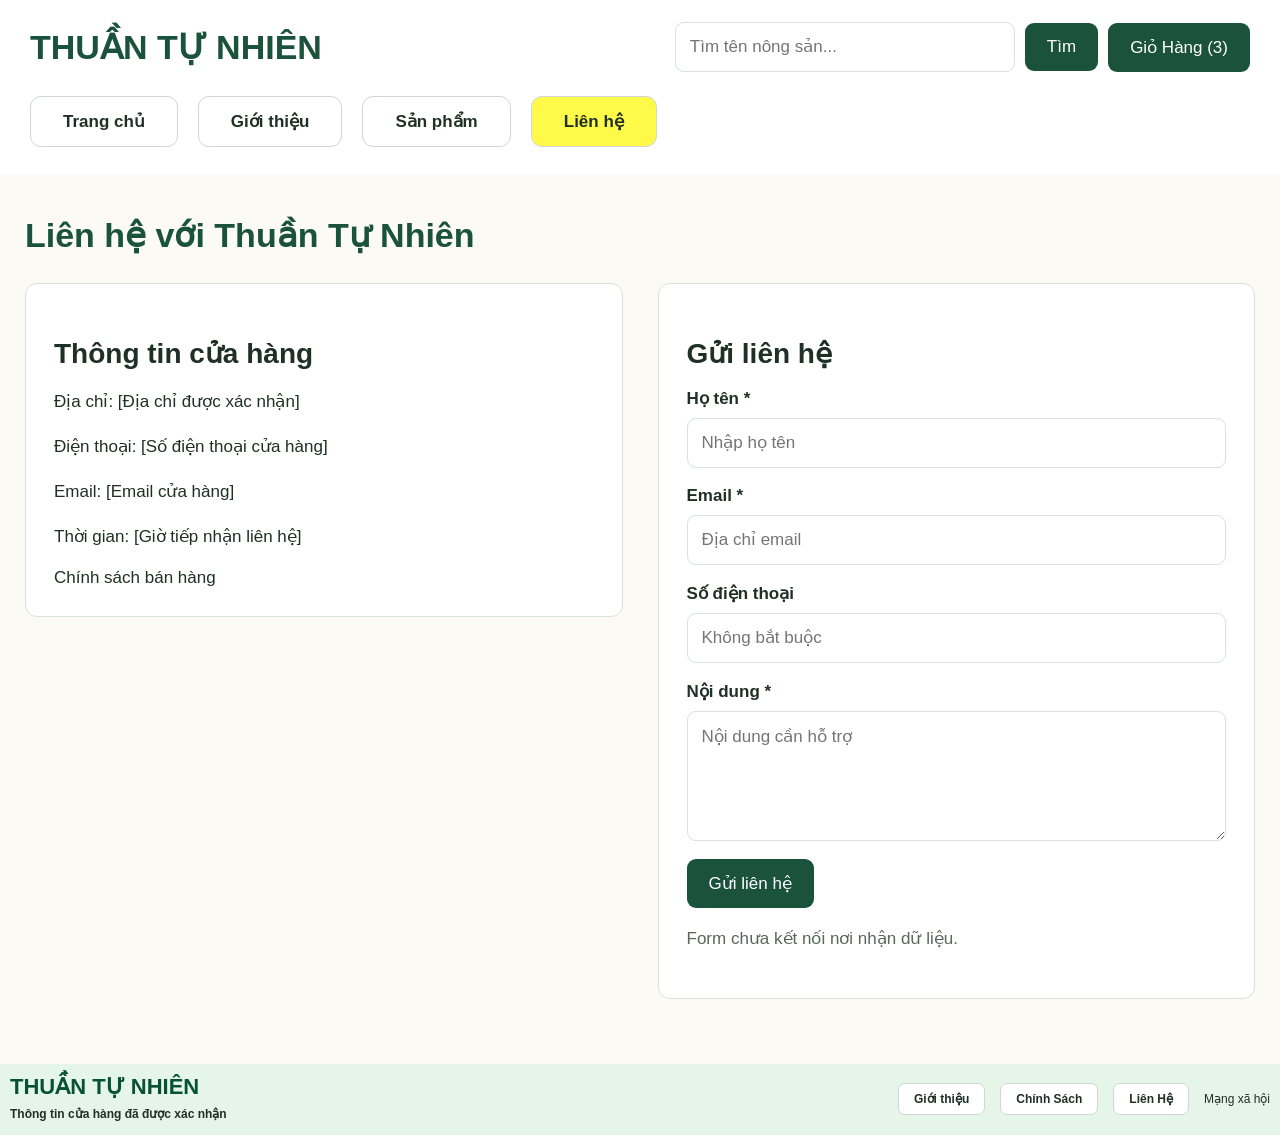
<file: lien-he.html>
<!DOCTYPE html>
<html lang="vi">

<head>
    <meta charset="UTF-8">
    <meta name="viewport" content="width=device-width, initial-scale=1.0">
    <title>Liên hệ - Thuần Tự Nhiên</title>
    <link rel="stylesheet" href="style.css">
</head>

<body>
    <header>
        <div class="dau"><a class="logo" href="index.php">THUẦN TỰ NHIÊN</a>
            <form class="tim" action="san-phamphp"><input name="tim" placeholder="Tìm tên nông sản..."><button
                    type="submit">Tìm</button><a class="nut" href="gio-hang.html">Giỏ Hàng (3)</a></form>
        </div>
        <nav><a href="index.php" class="">Trang chủ</a><a href="gioi-thieu.html" class="">Giới thiệu</a><a
                href="san-phamphp" class="">Sản phẩm</a><a href="lien-he.html" class="chon">Liên hệ</a></nav>
    </header>
    <main>
        <h1>Liên hệ với Thuần Tự Nhiên</h1>
        <div class="hang">
            <section class="khung">
                <h2>Thông tin cửa hàng</h2>
                <p>Địa chỉ: [Địa chỉ được xác nhận]</p>
                <p>Điện thoại: [Số điện thoại cửa hàng]</p>
                <p>Email: [Email cửa hàng]</p>
                <p>Thời gian: [Giờ tiếp nhận liên hệ]</p><a href="chinh-sach.html">Chính sách bán hàng</a>
            </section>
            <form class="khung" action="lien-he.html">
                <h2>Gửi liên hệ</h2>
                <div class="nhap"><label>Họ tên *</label><input required placeholder="Nhập họ tên"></div>
                <div class="nhap"><label>Email *</label><input required type="email" placeholder="Địa chỉ email"></div>
                <div class="nhap"><label>Số điện thoại</label><input type="tel" placeholder="Không bắt buộc"></div>
                <div class="nhap"><label>Nội dung *</label><textarea required rows="5"
                        placeholder="Nội dung cần hỗ trợ"></textarea></div><button>Gửi liên hệ</button>
                <p class="chu-thich">Form chưa kết nối nơi nhận dữ liệu.</p>
            </form>
        </div>
    </main>
   
</body>
<footer>
    <div class="footer-thong-tin">
        <h2>THUẦN TỰ NHIÊN</h2>
        <p>Thông tin cửa hàng đã được xác nhận</p>
    </div>

    <div class="footer-menu">
        <a href="gioi-thieu.html">Giới thiệu</a>
        <a href="chinh-sach.html">Chính Sách</a>
        <a href="lien-he.html">Liên Hệ</a>
        <span>Mạng xã hội</span>
    </div>
</footer>
</html>
</file>
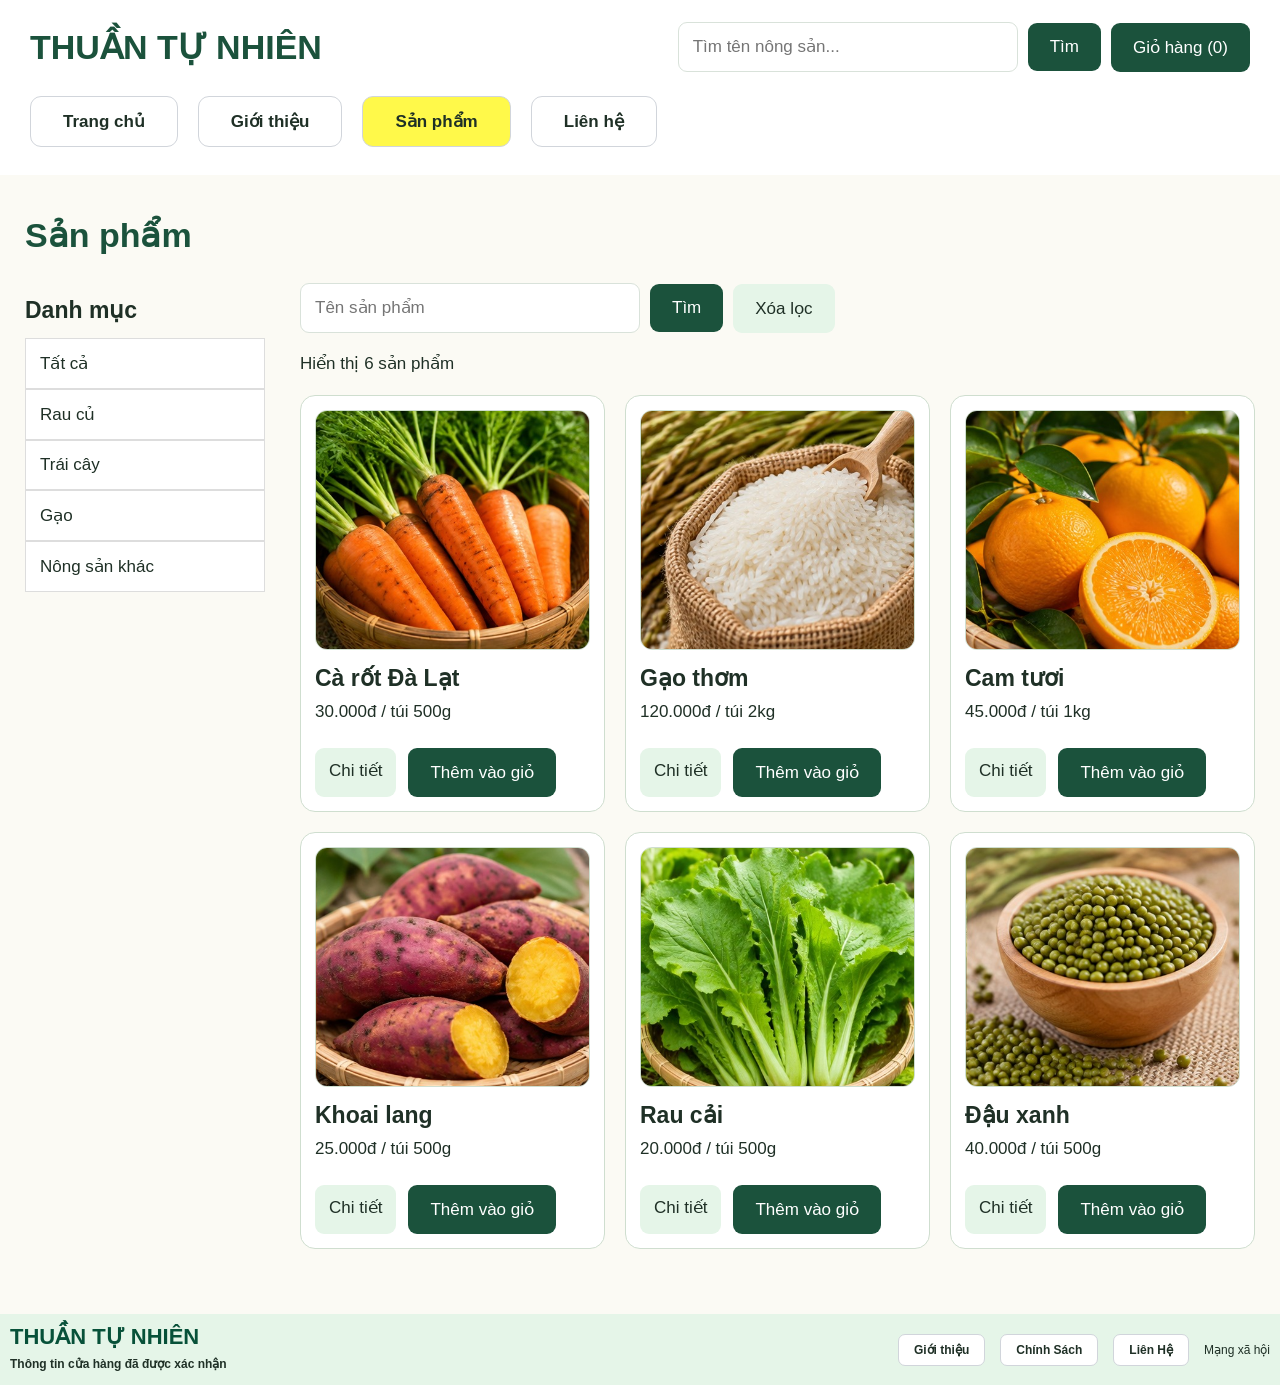
<file: san-pham.html>
<!DOCTYPE html>
<html lang="vi">

<head>
    <meta charset="UTF-8">
    <meta name="viewport" content="width=device-width, initial-scale=1.0">
    <title>Sản phẩm - Thuần Tự Nhiên</title>
    <link rel="stylesheet" href="style.css">
</head>

<body>
    <header>
        <div class="dau"><a class="logo" href="index.php">THUẦN TỰ NHIÊN</a>
            <form class="tim" action="san-phamphp"><input name="tim" placeholder="Tìm tên nông sản...">
                <button type="submit">Tìm</button>
                <a href="gio-hang.html" id="gio-hang" class="nut"> Giỏ hàng (<span id="so-luong-gio">0</span>)</a>
            </form>
        </div>
        <nav>
            <a href="index.php" class="">Trang chủ</a>
            <a href="gioi-thieu.html" class="">Giới thiệu</a>
            <a href="san-phamphp" class="chon">Sản phẩm</a>
            <a href="lien-he.html" class="">Liên hệ</a></nav>
    </header>
    <main>
        <h1>Sản phẩm</h1>
        <div class="hang">
            <aside class="cot-trai">
                <h3>Danh mục</h3><a href="san-phamphp">Tất cả</a>
                <a id="rau-cu" href="#rau-cu">Rau củ</a>
                <a id="trai-cay" href="#trai-cay">Trái cây</a>
                <a id="gao" href="#gao">Gạo</a>
                <a id="khac" href="#khac">Nông sản khác</a>
            </aside>
            <div>
                <form class="tim" action="san-phamphp">
                    <input name="tim" placeholder="Tên sản phẩm"> <button>Tìm</button>
                    <a href="san-phamphp" class="nut nut-phu">Xóa lọc</a>
                </form>
                <p>Hiển thị 6 sản phẩm</p>
                <div class="san-pham san-pham-nho">
                    <article class="the" data-id="ca-rot" data-gia="30000" data-don-vi="Túi 500g">
                        <a href="ca-rot.html">
                        <img class="anh" src="images/ca-rot.jpg" alt="ca rot"></a>
                        <h3>Cà rốt Đà Lạt</h3>
                        <p>30.000đ / túi 500g</p>
                        <div class="nhom-nut">
                            <a class="nut nut-phu" href="ca-rot.html">Chi tiết</a>
                            <button class="them-gio" type="button"> Thêm vào giỏ </button>
                        </div>
                    </article>
                    <article class="the" data-id="gao-thom" data-gia="120000" data-don-vi="Túi 2kg">
                        <a href="gao-thom.html">
                            <img class="anh" src="images/gao-thom.jpg" alt="gao thom">
                        </a>
                        <h3>Gạo thơm</h3>
                        <p>120.000đ / túi 2kg</p>
                        <div class="nhom-nut">
                            <a class="nut nut-phu" href="gao-thom.html">Chi tiết</a>
                            <button class="them-gio" type="button"> Thêm vào giỏ </button>
                        </div>
                    </article>
                    <article class="the" data-id="cam-tuoi" data-gia="45000" data-don-vi="Túi 1kg">
                        <a href="cam-tuoi.html">
                            <img class="anh" src="images/cam-tuoi.jpg" alt="cam tuoi">
                        </a>
                        <h3>Cam tươi</h3>
                        <p>45.000đ / túi 1kg</p>
                        <div class="nhom-nut">
                            <a class="nut nut-phu" href="cam-tuoi.html">Chi tiết</a>
                            <button class="them-gio" type="button"> Thêm vào giỏ </button>
                        </div>
                    </article>
                    <article class="the" data-id="khoai-lang" data-gia="25000" data-don-vi="Túi 500g">
                        <a href="san-phamphp">
                        <img class="anh" src="images/khoai-lang.jpg" alt="khoai lang"></a>
                        <h3>Khoai lang</h3>
                        <p>25.000đ / túi 500g</p>
                        <div class="nhom-nut">
                            <a class="nut nut-phu" href="san-phamphp">Chi tiết</a>
                            <button class="them-gio" type="button"> Thêm vào giỏ </button>
                        </div>
                    </article>
                    <article class="the" data-id="rau-cai" data-gia="20000" data-don-vi="Túi 500g">
                        <a href="san-phamphp">
                            <img class="anh" src="images/rau-cai.jpg" alt="rau cai"></a>
                        <h3>Rau cải</h3>
                        <p>20.000đ / túi 500g</p>
                        <div class="nhom-nut">
                            <a class="nut nut-phu" href="san-phamphp">Chi tiết</a>
                            <button class="them-gio" type="button"> Thêm vào giỏ </button>
                        </div>
                    </article>
                    <article class="the" data-id="dau-xanh" data-gia="40000" data-don-vi="Túi 500g">
                        <a href="san-phamphp">
                            <img class="anh" src="images/dau-xanh.jpg" alt="dau xanh"></a>
                        <h3>Đậu xanh</h3>
                        <p>40.000đ / túi 500g</p>
                        <div class="nhom-nut">
                            <a class="nut nut-phu" href="san-phamphp">Chi tiết</a>
                            <button class="them-gio" type="button"> Thêm vào giỏ </button>
                    </article>
                </div>
            </div>
        </div>
    </main>

</body>
<footer>
    <div class="footer-thong-tin">
        <h2>THUẦN TỰ NHIÊN</h2>
        <p>Thông tin cửa hàng đã được xác nhận</p>
    </div>

    <div class="footer-menu">
        <a href="gioi-thieu.html">Giới thiệu</a>
        <a href="chinh-sach.html">Chính Sách</a>
        <a href="lien-he.html">Liên Hệ</a>
        <span>Mạng xã hội</span>
    </div>
</footer>
<script src="js/script.js"></script>
</html>
</file>
<file: style.css>
* {
    box-sizing: border-box;
}

body {
    margin: 0;
    background: #fbfaf4;
    color: #1f3026;
    font-family: Arial, sans-serif;
    font-size: 17px;
}

a {
    color: inherit;
    text-decoration: none;
}

button,
input,
textarea {
    font: inherit;
}

button,
.nut {
    cursor: pointer;
}

header {
    background: white;
    padding: 22px 30px 28px;
}

.dau {
    display: flex;
    align-items: center;
    justify-content: space-between;
    gap: 20px;
}

.logo {
    font-size: 34px;
    font-weight: bold;
    color: #1b523c;
}

.tim {
    display: flex;
    gap: 10px;
    align-items: center;
}

input,
textarea {
    padding: 14px;
    border: 1px solid #d9e2da;
    border-radius: 9px;
    max-width: 100%;
}

.tim input {
    width: 340px;
}

.nut,
button {
    display: inline-block;
    background: #1b523c;
    color: white;
    border: none;
    border-radius: 9px;
    padding: 14px 22px;
}

.nut-phu {
    background: #e5f5e8;
    color: #1f3026;
}

nav {
    display: flex;
    gap: 20px;
    margin-top: 24px;
    flex-wrap: wrap;
}

nav a {
    border: 1px solid #d1d5db;
    padding: 14px 32px;
    border-radius: 11px;
    background: white;
    font-weight: bold;
}

nav a:hover,
nav .chon {
    background: #fff94a;
}

main {
    max-width: 1350px;
    margin: auto;
    padding: 35px 25px 65px;
    min-height: 650px;
}

h1 {
    font-size: 34px;
    margin: 5px 0 28px;
    color: #1b523c;
}

h2 {
    font-size: 28px;
    margin: 25px 0 18px;
}

h3 {
    font-size: 23px;
    margin: 14px 0;
}

p {
    line-height: 1.65;
}

.hang {
    display: flex;
    gap: 35px;
    align-items: flex-start;
}

.hang>* {
    flex: 1;
    min-width: 0;
}

.anh {
    display: flex;
    align-items: center;
    justify-content: center;
    background: #e8eee6;
    border: 1px solid #cfdecf;
    border-radius: 14px;
    min-height: 240px;
    font-size: 90px;
}

.anh-lon {
    min-height: 330px;
}

.nhom-nut {
    display: flex;
    gap: 12px;
    margin-top: 22px;
    flex-wrap: wrap;
}

.danh-muc {
    display: grid;
    grid-template-columns: repeat(4, 1fr);
    gap: 20px;
    width: 100%;
}
.danh-muc a {
    display: block;
    background-color: #58665d;
    border-radius: 7px;
    padding: 20px;
    font-size: 23px;
    color: #ffff;
    transition: 0.3s;
}

.danh-muc a:hover {
    background-color: green;
    transform: translateY(-5px);
    box-shadow: 0 5px 12px #00000020;
}


.san-pham {
    display: grid;
    grid-template-columns: repeat(4, 1fr);
    gap: 20px;
}

.san-pham {
    grid-template-columns: repeat(3, 1fr);
}

.the {
    background: white;
    padding: 14px;
    border: 1px solid #cfdecf;
    border-radius: 15px;
}


.the .anh {
    width: 100%;
    height: 220px;
    object-fit: cover;
    display: block;
    border-radius: 12px;
}


.the h3 {
    margin: 15px 0 5px;
}

.the p {
    margin: 6px 0;
}

.the .nhom-nut .nut {
    padding: 12px 14px;
}


footer {
    background-color: #e5f5e8;
    padding: 10px;
    display: flex;
    justify-content: space-between;
    align-items: center;
}

.footer-thong-tin h2 {
    color: #075139;
    font-size: 22px;
    margin: 0 0 5px;
}

.footer-thong-tin p {
    font-size: 12px;
    font-weight: bold;
    margin: 0;
}

.footer-menu {
    display: flex;
    align-items: center;
    gap: 15px;
}

.footer-menu a {
    background-color: white;
    border: 1px solid #d1d5db;
    border-radius: 7px;
    padding: 8px 15px;
    color: #1f3026;
    text-decoration: none;
    font-size: 12px;
    font-weight: bold;
}

.footer-menu span {
    font-size: 12px;
}


.khung {
    background: white;
    border: 1px solid #d9e2da;
    border-radius: 12px;
    padding: 28px;
}

.nhap {
    margin: 18px 0;
}

.nhap label {
    display: block;
    margin-bottom: 9px;
    font-weight: bold;
}

.nhap input,
.nhap textarea {
    display: block;
    width: 100%;
}

.bang {
    width: 100%;
    border-collapse: collapse;
    background: white;
}

.bang th,
.bang td {
    padding: 17px;
    border-bottom: 1px solid #ddd;
    text-align: left;
}

.bang th {
    background: #e5f5e8;
}

.dong {
    display: flex;
    justify-content: space-between;
    gap: 15px;
    border-bottom: 1px solid #eee;
    padding: 12px 0;
}

.chu-thich {
    color: #58665d;
}

.cot-trai {
    width: 240px;
    flex: none;
}

.cot-trai a {
    display: block;
    padding: 14px;
    border: 1px solid #ddd;
    background: white;
}

.san-pham-nho {
    grid-template-columns: repeat(3, 1fr);
}

.trung-tam {
    max-width: 760px;
    margin: 30px auto;
}

.buoc {
    padding: 20px;
    border: 1px solid #ddd;
    background: white;
    border-radius: 10px;
}

.banner {
    width: 45%;
    height: 330px;
    position: relative;
    overflow: hidden;
    border-radius: 12px;
    flex-shrink: 0;
}

.banner-img {
    width: 100%;
    height: 100%;
    object-fit: cover;
    display: none;
}

.banner-img.active {
    display: block;
}

.arrow {
    position: absolute;
    top: 50%;
    color: white;
    border: none;
    font-size: 18px;
    cursor: pointer;
}

.prev {
    left: 10px;
}

.next {
    right: 10px;
}

.arrow:hover {
    background-color: #287a58;
}

.anh-bay {
    position: fixed;
    top: 50%;
    left: 40%;
    width: 250px !important;
    height: 250px !important;
    object-fit: cover;
    border-radius: 8px;
    z-index: 9999;
    pointer-events: none;
    transition: all 0.8s;
    
}
</file>
